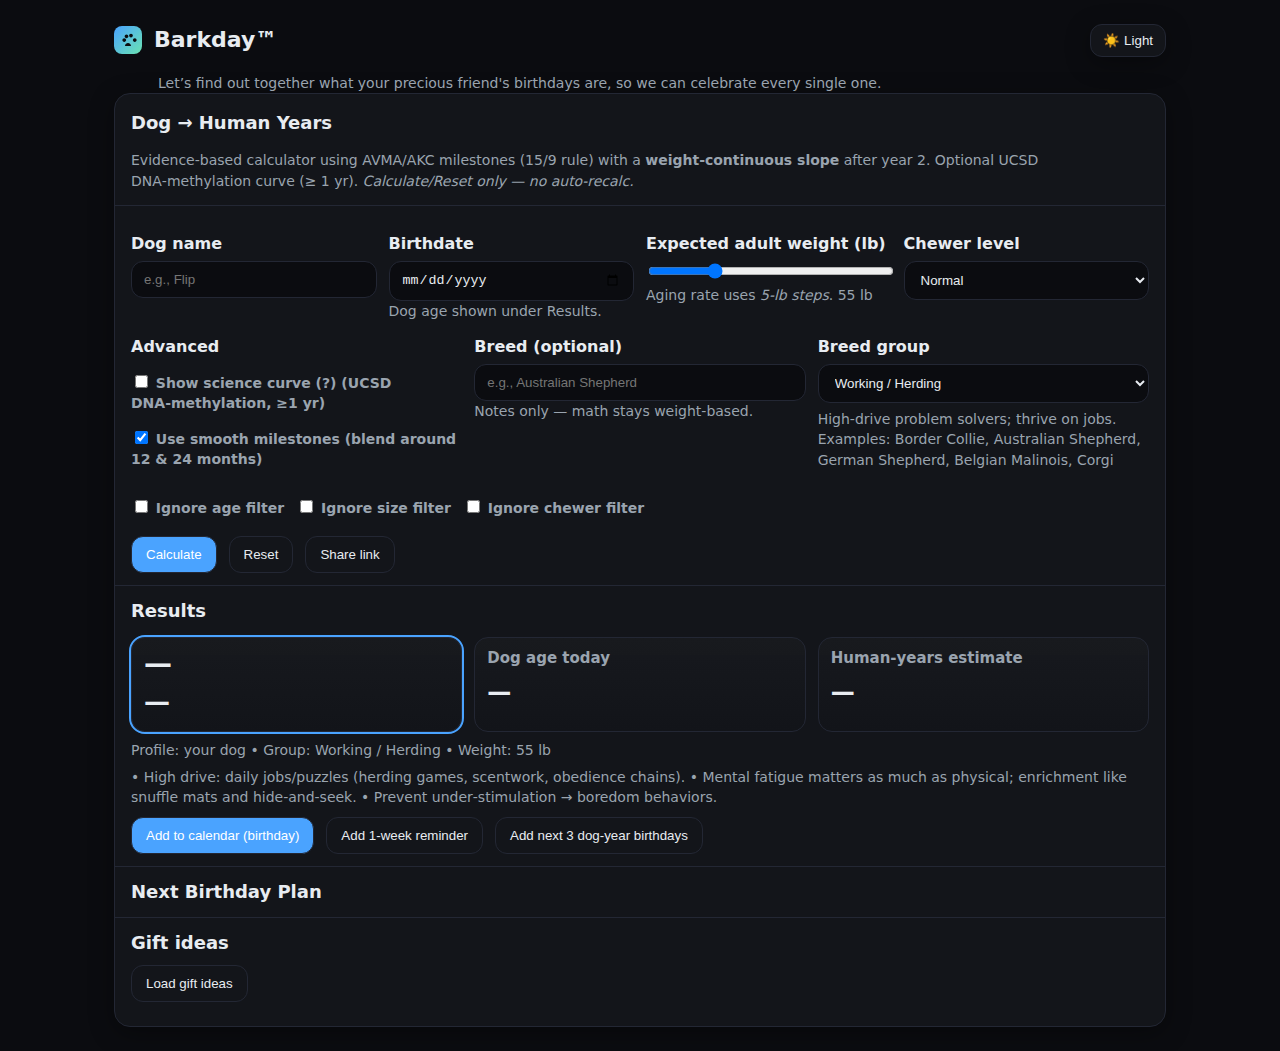
<file: index.html>
<!doctype html>
<html lang="en">
<head>
  <meta charset="utf-8" />
  <meta name="viewport" content="width=device-width, initial-scale=1" />
  <title>Barkday™ • Dog → Human Years</title>
  <style>
    :root{ --bg:#0b0c10; --card:#13151a; --text:#e8ecf1; --muted:#9aa4af; --brand:#4aa3ff; --accent:#6ae3b2; --danger:#ff6b6b; --border:#232734; --shadow:0 6px 24px rgba(0,0,0,.35); }
    :root[data-theme="light"]{ --bg:#f7f8fa; --card:#ffffff; --text:#0f172a; --muted:#475569; --brand:#2563eb; --accent:#059669; --danger:#b91c1c; --border:#e2e8f0; --shadow:0 6px 24px rgba(2,6,23,.08); }
    *{box-sizing:border-box}
    html,body{height:100%}
    body{margin:0;background:var(--bg);color:var(--text);font:16px/1.45 system-ui,-apple-system,Segoe UI,Roboto,Ubuntu,Cantarell,Noto Sans,"Helvetica Neue",Arial}
    .wrap{max-width:1100px;margin:0 auto;padding:24px}
    header{display:flex;gap:16px;align-items:flex-start;justify-content:space-between;margin-bottom:16px}
    .title{display:flex;gap:12px;align-items:center}
    .logo{width:28px;height:28px;border-radius:8px;background:linear-gradient(135deg,var(--brand),var(--accent));display:grid;place-items:center;color:#0b0c10}
    .toggle{appearance:none;border:1px solid var(--border);background:var(--card);color:var(--text);padding:8px 12px;border-radius:12px;cursor:pointer;box-shadow:var(--shadow)}
    .card{background:var(--card);border:1px solid var(--border);border-radius:16px;padding:16px;box-shadow:var(--shadow)}
    h1{font-size:22px;margin:0}
    h2{font-size:18px;margin:0 0 8px}
    label{font-weight:600;display:block;margin:14px 0 6px}
    input[type="number"], select, input[type="date"], input[type="text"]{width:100%;padding:10px 12px;border-radius:12px;border:1px solid var(--border);background:var(--bg);color:var(--text)}
    input[type="range"]{width:100%}
    .row{display:flex;gap:12px;align-items:flex-start;flex-wrap:wrap}
    .row > div{flex:1 1 240px;min-width:220px}
    .muted{color:var(--muted);font-size:14px}
    .divider{height:1px;background:var(--border);margin:12px -16px}
    .kpi{display:grid;grid-template-columns:repeat(auto-fit,minmax(240px,1fr));gap:12px;margin-top:12px}
    .pill{border:1px solid var(--border);background:linear-gradient(180deg,rgba(255,255,255,.02),rgba(0,0,0,.05));border-radius:14px;padding:10px 12px}
    .pill h3{margin:0 0 6px;font-size:15px;color:var(--muted);font-weight:600}
    .big{font-size:24px;font-weight:800}
    .pill.primary .big{font-size:26px}
    .headline{font-size:28px;font-weight:900;line-height:1.15;margin:0 0 4px}
    .btn{appearance:none;border:1px solid var(--border);background:var(--brand);color:white;padding:10px 14px;border-radius:12px;cursor:pointer}
    .btn.secondary{background:transparent;color:var(--text)}
    .cardlist{display:grid;grid-template-columns:repeat(auto-fit,minmax(220px,1fr));gap:12px}
    .gift{border:1px solid var(--border);border-radius:12px;padding:12px}
    .gift h4{margin:0 0 6px}
    .link{background:none;border:0;color:var(--brand);cursor:pointer;text-decoration:underline;padding:0}
    .hero{margin:4px 0 0 44px}
    .warn{background:rgba(255,107,107,.1);border:1px solid var(--danger);color:var(--danger);padding:8px 10px;border-radius:10px;margin:8px 0}
    .primary{outline:2px solid var(--brand);}
    /* Plan lanes */
    .plan{margin-top:12px}
    .lane{border:1px solid var(--border);border-radius:12px;padding:12px;margin:8px 0;background:linear-gradient(180deg,rgba(255,255,255,.02),rgba(0,0,0,.04))}
    .lane h4{margin:0 0 6px;font-size:15px;color:var(--muted)}
    .lane ul{margin:0;padding-left:18px}
    .lane li{margin:4px 0}
  </style>
</head>
<body>
  <div class="wrap">
    <header>
      <div class="title">
        <div class="logo" aria-hidden="true">
          <svg width="18" height="18" viewBox="0 0 24 24" fill="currentColor" xmlns="http://www.w3.org/2000/svg"><path d="M7.5 7c0-1.38 1.12-2.5 2.5-2.5S12.5 5.62 12.5 7 11.38 9.5 10 9.5 7.5 8.38 7.5 7Zm6-1c0-1.38 1.12-2.5 2.5-2.5S18.5 4.62 18.5 6 17.38 8.5 16 8.5 13.5 7.38 13.5 6Zm-9 6c0-1.38 1.12-2.5 2.5-2.5S9.5 10.62 9.5 12s-1.12 2.5-2.5 2.5S4.5 13.38 4.5 12Zm14 0c0-1.38 1.12-2.5 2.5-2.5S23.5 10.62 23.5 12s-1.12 2.5-2.5 2.5S18.5 13.38 18.5 12Zm-6.5 4c-2.21 0-4 1.79-4 4h8c0-2.21-1.79-4-4-4Z"/></svg>
        </div>
        <h1>Barkday™</h1>
      </div>
      <button id="themeToggle" class="toggle" type="button" aria-label="Toggle theme">🌙 Dark</button>
    </header>
    <p id="heroLine" class="muted hero">Let’s find out together what your precious friend’s birthdays are, so we can celebrate every single one.</p>

    <section class="card">
      <h2>Dog → Human Years</h2>
      <p class="muted">Evidence‑based calculator using AVMA/AKC milestones (15/9 rule) with a <strong>weight‑continuous slope</strong> after year 2. Optional UCSD DNA‑methylation curve (≥ 1 yr). <em>Calculate/Reset only — no auto‑recalc.</em></p>
      <div class="divider"></div>

      <div class="row">
        <div>
          <label for="dogName">Dog name</label>
          <input id="dogName" type="text" placeholder="e.g., Flip" />
        </div>
        <div>
          <label for="dob">Birthdate</label>
          <input id="dob" type="date" />
          <div class="muted">Dog age shown under Results.</div>
        </div>
        <div>
          <label for="adultWeight">Expected adult weight (lb)</label>
          <input id="adultWeight" type="range" min="5" max="200" step="5" value="55" />
          <div class="muted">Aging rate uses <em>5‑lb steps</em>. <span id="adultWeightVal">55</span> lb</div>
        </div>
        <div>
          <label for="chewer">Chewer level</label>
          <select id="chewer">
            <option>Gentle</option>
            <option selected>Normal</option>
            <option>Power</option>
          </select>
        </div>
      </div>

      <div class="row">
        <div>
          <label>Advanced</label>
          <label class="muted"><input id="showEpigenetic" type="checkbox"/> Show science curve (?) (UCSD DNA‑methylation, ≥1 yr)</label>
          <label class="muted"><input id="smoothMilestones" type="checkbox" checked/> Use smooth milestones (blend around 12 & 24 months)</label>
        </div>
        <div>
          <label for="breed">Breed (optional)</label>
          <input id="breed" type="text" placeholder="e.g., Australian Shepherd" />
          <div class="muted">Notes only — math stays weight‑based.</div>
        </div>
        <div>
          <label for="breedGroup">Breed group</label>
          <select id="breedGroup">
            <option>Working / Herding</option>
            <option>Sporting</option>
            <option>Hound</option>
            <option>Terrier</option>
            <option>Toy</option>
            <option>Non‑Sporting</option>
            <option>Guardian</option>
            <option>Companion</option>
            <option>Mixed / Other</option>
          </select>
          <div id="breedExamples" class="muted" style="margin-top:6px"></div>
        </div>
      </div>

      <div class="row" style="margin-top:8px">
        <label class="muted"><input id="ignoreAge" type="checkbox"/> Ignore age filter</label>
        <label class="muted"><input id="ignoreSize" type="checkbox"/> Ignore size filter</label>
        <label class="muted"><input id="ignoreChewer" type="checkbox"/> Ignore chewer filter</label>
      </div>

      <div class="row" style="margin-top:12px">
        <button id="calcBtn" class="btn" type="button">Calculate</button>
        <button id="resetBtn" class="btn secondary" type="button">Reset</button>
        <button id="shareBtn" class="btn secondary" type="button">Share link</button>
      </div>

      <div id="sizeWarn" class="warn" style="display:none"></div>

      <div class="divider"></div>

      <h2>Results</h2>
      <div class="kpi">
        <div class="pill primary"><div class="headline" id="nextHeadline">—</div><div class="big" id="nextBday">—</div><div class="muted" id="nextBdayDelta"></div></div>
        <div class="pill"><h3>Dog age today</h3><div class="big" id="dogAge">—</div></div>
        <div class="pill"><h3>Human‑years estimate</h3><div class="big" id="humanYears">—</div><div class="muted" id="slopeNote"></div></div>
      </div>
      <p id="profileLine" class="muted" style="margin:8px 0 0">—</p>
      <div id="breedNotes" class="muted" style="margin:6px 0 0"></div>

      <div class="row" style="margin-top:10px">
        <button id="addCalBtn" class="btn" type="button">Add to calendar (birthday)</button>
        <button id="remindBtn" class="btn secondary" type="button">Add 1‑week reminder</button>
        <button id="addYearSeries" class="btn secondary" type="button">Add next 3 dog‑year birthdays</button>
      </div>

      <div id="epi" class="muted" style="margin-top:10px"></div>

      <div class="divider"></div>

      <h2 id="nextPlanHeading">Next Birthday Plan</h2>
      <div id="nextPlan" class="plan"></div>

      <div class="divider"></div>

      <h2>Gift ideas</h2>
      <button id="loadGifts" class="btn secondary" type="button">Load gift ideas</button>
      <div id="giftMeta" class="muted" style="margin:8px 0"></div>
      <div id="gifts" class="cardlist"></div>
    </section>
  </div>

  <script>
    // THEME
    const root = document.documentElement; const toggleBtn = document.getElementById('themeToggle');
    const savedTheme = localStorage.getItem('barkday-theme') || 'dark';
    root.setAttribute('data-theme', savedTheme === 'light' ? 'light' : 'dark');
    toggleBtn.textContent = savedTheme === 'light' ? '🌙 Dark' : '☀️ Light';
    toggleBtn.addEventListener('click', () => { const now = root.getAttribute('data-theme') === 'light' ? 'dark' : 'light'; root.setAttribute('data-theme', now); localStorage.setItem('barkday-theme', now); toggleBtn.textContent = now === 'light' ? '🌙 Dark' : '☀️ Light'; });

    // CONSTANTS (hidden URLs)
    const GIFT_FEED_URL = 'https://raw.githubusercontent.com/CandidQuality/dog-birthday-feed/main/dog-gifts.json';

    // --- Breed group metadata (desc + examples)
    const GROUP_META = {
      'Working / Herding': { desc:'High-drive problem solvers; thrive on jobs.', examples:['Border Collie','Australian Shepherd','German Shepherd','Belgian Malinois','Corgi'] },
      'Sporting': { desc:'Endurance + retrieving backgrounds; water-confident.', examples:['Labrador','Golden Retriever','Vizsla','GSP','Setter'] },
      'Hound': { desc:'Scent/sight specialists; independent.', examples:['Beagle','Dachshund','Greyhound','Foxhound','Basset'] },
      'Terrier': { desc:'Tenacious hunters; love dig/chase games.', examples:['JRT','Westie','Airedale','Border Terrier'] },
      'Toy': { desc:'Small frames; fragile joints; big personalities.', examples:['Chihuahua','Pomeranian','Yorkie','Maltese','Papillon'] },
      'Non‑Sporting': { desc:'Mixed roles; needs vary widely.', examples:['Bulldog','Dalmatian','Poodle (Std)','Boston Terrier'] },
      'Guardian': { desc:'Large/giant protectors; joint management matters.', examples:['Rottweiler','Mastiff','Great Dane','Anatolian','Kuvasz'] },
      'Companion': { desc:'Human‑bonded; thrive on routines.', examples:['Cavapoo','Cockapoo','Shih Tzu','Havanese'] },
      'Mixed / Other': { desc:'Profile by observed drive & size.', examples:['Mixed-breed','Rescue','Unknown lineage'] }
    };

    // --- Breed notes (display only)
    const GROUPS = {
      'Working / Herding':['High drive: daily jobs/puzzles (herding games, scentwork, obedience chains).','Mental fatigue matters as much as physical; enrichment like snuffle mats and hide‑and‑seek.','Prevent under‑stimulation → boredom behaviors.'],
      'Sporting':['Endurance + retrieve instincts: structured fetch, dock diving, field games.','Watch weight gain; meal‑prep measured portions.'],
      'Hound':['Scent/sight tracking: long‑line scent walks, lure coursing where safe.','Strong recall training with high‑value rewards.'],
      'Terrier':['Channel hunt drive: dig boxes, flirt poles, controlled tug.'],
      'Toy':['Fragility: low‑impact play; dental care is critical.','Mind thermoregulation (cold/heat).'],
      'Non‑Sporting':['Varied needs; tailor enrichment to individual energy and health.'],
      'Guardian':['Impulse control & neutrality training.','Joint support and moderated growth for large/giant frames.'],
      'Companion':['Human‑bonded: reinforce calm independence to reduce separation stress.'],
      'Mixed / Other':['Profile by observed drive (retrieve, scent, herd) rather than labels.']
    };

    // Elements
    const el = id => document.getElementById(id);
    const els = {
      dogName: el('dogName'), dob: el('dob'), adultWeight: el('adultWeight'), adultWeightVal: el('adultWeightVal'),
      chewer: el('chewer'), showEpi: el('showEpigenetic'), smooth: el('smoothMilestones'), breed: el('breed'), breedGroup: el('breedGroup'),
      ignoreAge: el('ignoreAge'), ignoreSize: el('ignoreSize'), ignoreChewer: el('ignoreChewer'),
      calcBtn: el('calcBtn'), resetBtn: el('resetBtn'), shareBtn: el('shareBtn'), sizeWarn: el('sizeWarn'),
      nextHeadline: el('nextHeadline'), nextBday: el('nextBday'), nextBdayDelta: el('nextBdayDelta'),
      dogAge: el('dogAge'), humanYears: el('humanYears'), slopeNote: el('slopeNote'),
      addCal: el('addCalBtn'), remind: el('remindBtn'), addYearSeries: el('addYearSeries'),
      loadGifts: el('loadGifts'), giftMeta: el('giftMeta'), gifts: el('gifts'), heroLine: el('heroLine'), profileLine: el('profileLine'), breedNotes: el('breedNotes'), epi: el('epi')
    };

    // Personalized header
    function possessive(n){ if(!n) return "your precious friend's"; const t=n.trim(); if(!t) return "your precious friend's"; return /s$/i.test(t)? `${t}’` : `${t}’s`; }
    function renderHero(){ els.heroLine.textContent = `Let’s find out together what ${possessive(els.dogName.value)} birthdays are, so we can celebrate every single one.`; }
    els.dogName.addEventListener('input', renderHero); renderHero();

    // Live breed/group notes + examples
    function updateBreedNotes(){
      const name = els.dogName.value || 'your dog';
      const breedTxt = (els.breed.value||'').trim();
      const group = els.breedGroup.value;
      const lb = parseInt(els.adultWeight.value,10) || 55;
      els.profileLine.textContent = `Profile: ${name}${breedTxt ? ' — ' + breedTxt : ''} • Group: ${group} • Weight: ${lb} lb`;
      const notes = GROUPS[group]||[]; els.breedNotes.innerHTML = notes.map(n=>`• ${n}`).join(' ');
      const meta = GROUP_META[group];
      const bx = document.getElementById('breedExamples');
      if(bx){ bx.textContent = meta ? `${meta.desc} Examples: ${meta.examples.join(', ')}` : ''; }
    }
    ['input','change'].forEach(ev=>{
      els.breed.addEventListener(ev, updateBreedNotes);
      els.breedGroup.addEventListener(ev, updateBreedNotes);
      els.dogName.addEventListener(ev, updateBreedNotes);
      els.adultWeight.addEventListener(ev, updateBreedNotes);
    });
    updateBreedNotes();

    // Slider label (5‑lb steps)
    els.adultWeight.addEventListener('input', ()=> { const v = Math.round(parseInt(els.adultWeight.value,10)/5)*5; els.adultWeight.value = v; els.adultWeightVal.textContent = v; });

    // If gifts are showing, re-filter when relevant controls change
    function reloadGiftsIfShown(){ if(els.gifts && els.gifts.children && els.gifts.children.length>0){ loadGifts(); } }
    ['change'].forEach(ev=>{
      els.adultWeight.addEventListener(ev, reloadGiftsIfShown);
      els.chewer.addEventListener(ev, reloadGiftsIfShown);
      els.ignoreAge.addEventListener(ev, reloadGiftsIfShown);
      els.ignoreSize.addEventListener(ev, reloadGiftsIfShown);
      els.ignoreChewer.addEventListener(ev, reloadGiftsIfShown);
    });

    // Helpers
    function daysBetween(a,b){ return Math.floor((b - a) / (24*60*60*1000)); }
    function clamp(n,min,max){ return Math.min(Math.max(n,min),max); }

    // Weight‑continuous slope 5→7 (soft 7.2 at 200 lb)
    function slopeFromWeight(lb){ const w = clamp(lb, 5, 200); if(w <= 20) return 5; if(w <= 50) return 5 + (w-20)*(1/30); if(w <= 90) return 6 + (w-50)*(1/40); return 7 + (w-90)*(0.2/110); }
    function smoothBlend(x, center, width){ const t = clamp((x - (center - width/2)) / width, 0, 1); return t*t*(3 - 2*t); }
    function humanEqYears(tYears, lb, useSmooth){ const R = slopeFromWeight(lb); if(!useSmooth){ if(tYears <= 1) return 15*tYears; if(tYears <= 2) return 15 + 9*(tYears-1); return 24 + R*(tYears-2); } const f1 = smoothBlend(tYears, 1, 0.25); const slope12 = 15 + f1*(9-15); if(tYears <= 2){ const part0 = Math.min(tYears,1)*15; const part1 = tYears>1 ? (tYears-1)*slope12 : 0; return part0 + part1; } const f2 = smoothBlend(tYears, 2, 0.5); const slopePost = 9 + f2*(R-9); const upTo2 = humanEqYears(2, lb, true); return upTo2 + (tYears-2)*slopePost; }
    function nextDogYearDate(dob, currentHumanEq, lb, useSmooth){ // next integer of DOG‑YEARS (human‑equivalent scale); 15 dog‑birthdays in first calendar year
      const target = Math.floor(currentHumanEq) + 1; const now = new Date(); const yearsNow = daysBetween(dob, now) / 365.2425; let lo = yearsNow, hi = yearsNow + 5; for(let i=0;i<40;i++){ const mid=(lo+hi)/2; const h=humanEqYears(mid, lb, useSmooth); if(h>=target) hi=mid; else lo=mid; } const t=(lo+hi)/2; return new Date(dob.getTime() + t*365.2425*24*60*60*1000); }

    // Confetti (multi‑color)
    function confetti(durationMs=1700){
      const canvas = document.createElement('canvas'); canvas.style.position='fixed'; canvas.style.inset='0'; canvas.style.pointerEvents='none'; canvas.width=innerWidth; canvas.height=innerHeight; document.body.appendChild(canvas);
      const ctx = canvas.getContext('2d'); const colors=['#4aa3ff','#6ae3b2','#ffd166','#ff6b6b','#a78bfa']; const N=160;
      const parts = Array.from({length:N},()=>({x:Math.random()*canvas.width,y:-20-Math.random()*40,vx:(Math.random()-.5)*4,vy:2+Math.random()*3,g:0.05+Math.random()*0.05,s:4+Math.random()*4,c:colors[Math.floor(Math.random()*colors.length)],r:Math.random()*Math.PI}));
      let start=null; function tick(ts){ if(!start) start=ts; const t=ts-start; ctx.clearRect(0,0,canvas.width,canvas.height); for(const p of parts){ p.x+=p.vx; p.y+=p.vy; p.vy+=p.g; p.r+=0.05; ctx.save(); ctx.translate(p.x,p.y); ctx.rotate(p.r); ctx.fillStyle=p.c; ctx.fillRect(-p.s/2,-p.s/2,p.s,p.s); ctx.restore(); } if(t<durationMs) requestAnimationFrame(tick); else canvas.remove(); } requestAnimationFrame(tick);
    }

    // ICS helpers
    function fmtUTC(d){ const pad=n=>String(n).padStart(2,'0'); return d.getUTCFullYear()+pad(d.getUTCMonth()+1)+pad(d.getUTCDate())+'T'+pad(d.getUTCHours())+pad(d.getUTCMinutes())+pad(d.getUTCSeconds())+'Z'; }
    function icsEvent(summary, start, end){ return `BEGIN:VCALENDAR\nVERSION:2.0\nPRODID:-//Barkday//EN\nBEGIN:VEVENT\nUID:${Date.now()}@barkday\nDTSTAMP:${fmtUTC(new Date())}\nDTSTART:${fmtUTC(start)}\nDTEND:${fmtUTC(end)}\nSUMMARY:${summary}\nEND:VEVENT\nEND:VCALENDAR`; }
    function downloadICS(name, ics){ const blob=new Blob([ics],{type:'text/calendar'}); const a=document.createElement('a'); a.href=URL.createObjectURL(blob); a.download=name; document.body.appendChild(a); a.click(); a.remove(); }

    // Gift loader (URL hidden)
    async function loadGifts(){
      els.gifts.innerHTML=''; els.giftMeta.textContent='Loading…';
      try{ const res = await fetch(GIFT_FEED_URL,{cache:'no-store'}); const items = await res.json(); const lb=parseInt(els.adultWeight.value,10);
        const bucket = lb<20?'toy':lb<30?'small':lb<50?'medium':lb<90?'large':'giant'; const h = parseFloat(els.humanYears.textContent);
        const filtered = items.filter(it=>{
          let ok=true; if(!els.ignoreChewer.checked && it.chewer){ ok = ok && (it.chewer.toLowerCase()===els.chewer.value.toLowerCase() || it.chewer==='any'); }
          if(!els.ignoreSize.checked && it.size){ ok = ok && (it.size.includes(bucket)||it.size.includes('any')); }
          if(!isNaN(h) && !els.ignoreAge.checked){ if(it.minHumanYears!=null) ok = ok && h>=it.minHumanYears; if(it.maxHumanYears!=null) ok = ok && h<=it.maxHumanYears; }
          return ok; }).slice(0,9);
        els.giftMeta.textContent = `Showing ${filtered.length} picks`;
        els.gifts.innerHTML = filtered.map(it=>`<div class="gift"><h4>${it.title}</h4><div class="muted">${it.tag||''}</div><div style="margin-top:8px"><a class="link" href="${it.url}" target="_blank" rel="noopener">View</a></div></div>`).join('');
      }catch(e){ els.giftMeta.textContent='Could not load gift ideas.'; }
    }

    // ===================== Embedded Recommendation Matrix (DOG‑YEARS)
    // Schema: { group: { dogYear:int -> { lanes:{training:[],health:[],nutrition:[],exercise:[],bonding:[],gear:[]} } } }
    const RECO = {
      "Working / Herding": {
        1:{ lanes:{
          training:["Solidify recall on a 30–50 ft line","Add impulse control: door/food releases","Introduce scent puzzles twice weekly"],
          health:["Finish core vaccines / boosters if pending","Discuss spay/neuter timing with vet","Baseline hip/elbow discussion for large lines"],
          nutrition:["Transition to adult formula when growth complete","Measure meals; target ideal BCS 4–5/9"],
          exercise:["2 x 30–45 min structured walks","Short herding-style games without over-arousal"],
          bonding:["Hide‑and‑seek indoors","Name recognition games with family"],
          gear:["Long‑line (biothane)","Treat pouch with magnet closure"] } },
        2:{ lanes:{
          training:["Loose leash with distractions (add ‘leave it’)","Start duration place/stay to 10–15 min"],
          health:["Annual exam & dental check","Hip/elbow X‑ray if symptomatic/high‑risk"],
          nutrition:["Maintain protein 24–28% (dry matter) depending on output","Add omega‑3s if coat/dry skin issues"],
          exercise:["Daily brain work: 15–20 min scentwork","Two high‑quality fetch sessions/week, flat ground"],
          bonding:["Trick chaining (spin→bow→place)","Field trips to calm public spaces"],
          gear:["Puzzle feeder (level 2)","High‑visibility collar for off‑lead fields"] } },
        4:{ lanes:{
          training:["Proof off‑lead recall in fenced area","Refine heel with variable pace"],
          health:["Pro dental cleaning if tartar present","Joint baseline: range‑of‑motion notes"],
          nutrition:["Evaluate joint support (glucosamine/chondroitin) for >50 lb"],
          exercise:["Add low‑impact swim day biweekly","Avoid repetitive high jumps"],
          bonding:["Team task: carry soft pack (≤10% BW) on hikes"],
          gear:["Swim vest (if new to water)","Soft‑fit pack with chest load"] } },
        7:{ lanes:{
          training:["Short, positive refreshers; avoid frustration windows"],
          health:["Senior labs baseline (CBC/Chem/UA)","Arthritis check; start joint plan if stiff"],
          nutrition:["Slight calorie reduction if activity dips","EPA/DHA for joints & cognition"],
          exercise:["More warm‑ups; surface changes for proprioception"],
          bonding:["Scent trails in yard (5–8 hides)"],
          gear:["Orthopedic bed","Non‑slip indoor runners"] } },
        10:{ lanes:{
          training:["Cognitive games over high‑impact drills"],
          health:["Biannual vet checks","Eye/heart screening if breed‑linked"],
          nutrition:["Senior formula or tailored macros; monitor muscle mass"],
          exercise:["Short, frequent walks; gentle hill work"],
          bonding:["Massage / calm brushing routines"],
          gear:["Lightweight ramp","Support harness for car/steps"] } }
      },
      "Sporting": {
        1:{ lanes:{ training:["Retrieve manners: hold/drop on cue","Intro steadiness before fetch release"], health:["Heartworm/flea plan","Ear care routine after wet work"], nutrition:["Puppy→adult when plates close"], exercise:["Endurance walks; avoid forced long runs"], bonding:["Dock entry confidence (ramp into water)"], gear:["Bumper dummy","Ear‑drying wipes"] } },
        5:{ lanes:{ training:["Blind retrieves (short) with scent assist"], health:["Dental cleaning cadence 12–18 mo"], nutrition:["Monitor treat creep; weigh monthly"], exercise:["Swim intervals vs repetitive fetch"], bonding:["Field search games (3–5 marks)"], gear:["Neoprene vest for cold swims"] } }
      },
      "Toy": {
        1:{ lanes:{ training:["Handling desensitization (paws/ears/mouth)","Carrier/teacup‑crate comfort"], health:["Patella check plan","Dental brushing every other day"], nutrition:["Small‑breed kibble; avoid hypoglycemia (small meals)"], exercise:["Short play bursts; avoid high jumps"], bonding:["Mat training for cafes"], gear:["Y‑front harness","Soft‑mesh stairs/ramps"] } },
        8:{ lanes:{ training:["Nosework indoors; no jumping"], health:["Dental every 12 months typical","Tracheal sensitivity watch (collar→harness)"], nutrition:["High‑palatability senior diet if picky"], exercise:["Multiple 10–15 min walks"], bonding:["Lickmats; massage sessions"], gear:["Heated bed (thermo‑safe)"] } }
      }
    };

    function planFor(group, dogYears){
      const g = RECO[group] || RECO['Mixed / Other'] || {};
      if(g[dogYears]) return g[dogYears];
      const keys = Object.keys(g).map(k=>parseInt(k,10)).sort((a,b)=>a-b);
      if(!keys.length) return null; let lower=null, upper=null; for(const k of keys){ if(k <= dogYears) lower=k; if(k >= dogYears && upper===null) upper=k; }
      const chosen = (lower!==null)? lower : upper; return g[chosen]||null;
    }

    function renderPlan(group, upcomingDogYears){
      const container = document.getElementById('nextPlan'); if(!container) return;
      container.innerHTML = '';
      const heading = document.getElementById('nextPlanHeading');
      if(heading){ heading.textContent = `Next Birthday Plan — turning ${upcomingDogYears} (dog‑years)`; }
      const p = planFor(group, upcomingDogYears);
      if(!p){ container.innerHTML = '<div class="muted">Recommendations coming soon for this group.</div>'; return; }
      const order = [ ['training','Training & Enrichment'], ['health','Health & Wellness'], ['nutrition','Diet & Nutrition'], ['exercise','Exercise Needs'], ['bonding','Play & Bonding Ideas'], ['gear','Helpful Gear (optional)'] ];
      for(const [key,label] of order){
        const items = (p.lanes && p.lanes[key]) ? p.lanes[key] : [];
        if(!items.length) continue;
        const lane = document.createElement('div'); lane.className = 'lane';
        lane.innerHTML = `<h4>${label}</h4>`;
        const ul = document.createElement('ul'); items.forEach(t=>{ const li=document.createElement('li'); li.textContent=t; ul.appendChild(li); });
        lane.appendChild(ul); container.appendChild(lane);
      }
    }

    // CALCULATE
    const updateWeightLabel = ()=> els.adultWeightVal.textContent = els.adultWeight.value; updateWeightLabel();

    function compute(){
      const dobStr = els.dob.value; if(!dobStr){ alert('Please select a birthdate.'); return; }
      const dob = new Date(dobStr); const now = new Date(); if(isNaN(dob.getTime()) || dob>now){ alert('Birthdate is invalid.'); return; }
      const lb = parseInt(els.adultWeight.value,10);

      // Age now (chronological)
      const days = daysBetween(dob, now); const years = days/365.2425; const yrs=Math.floor(years); const months=Math.floor((years%1)*12);
      els.dogAge.textContent = `${yrs}y ${months}m`;

      // Human‑equivalent DOG‑YEARS
      const H = humanEqYears(years, lb, els.smooth.checked); els.humanYears.textContent = H.toFixed(2); const R = slopeFromWeight(lb); els.slopeNote.textContent = `R≈${R.toFixed(2)} (weight‑continuous)`;

      // Next dog‑year birthday (DOG‑YEARS integer)
      const name = els.dogName.value || 'your dog';
      const upcoming = Math.floor(H)+1; // 15 dog‑birthdays within first calendar year is intended by the 15/9 rule
      els.nextHeadline.textContent = `${name} is about to be ${upcoming} years old!`;
      const nbd = nextDogYearDate(dob, H, lb, els.smooth.checked); els.nextBday.textContent = nbd.toDateString(); const daysTo = daysBetween(now, nbd); els.nextBdayDelta.textContent = daysTo>0? `${daysTo} days from now` : '';

      // Profile & notes
      const breedTxt=(els.breed.value||'').trim(); const group=els.breedGroup.value; els.profileLine.textContent = `Profile: ${name}${breedTxt ? ' — ' + breedTxt : ''} • Group: ${group} • Weight: ${lb} lb`;
      const notes = GROUPS[group]||[]; els.breedNotes.innerHTML = notes.map(n=>`• ${n}`).join(' ');

      // Gentle mismatch warning
      let warn=''; if(group.includes('Toy') && lb>30) warn='Breed group "Toy" but weight > 30 lb. Math stays weight‑based.'; if((group.includes('Guardian')||group.includes('Working')) && lb<20) warn='Breed group suggests large/giant, but weight < 20 lb. Math stays weight‑based.'; els.sizeWarn.style.display = warn? 'block':'none'; els.sizeWarn.textContent = warn;

      // Gift meta
      els.giftMeta.textContent = `Gift picks for ${name} — by weight ${lb} lb${breedTxt ? ', ' + breedTxt : ''}`;

      // Celebrate + Plan
      els.nextBday.scrollIntoView({behavior:'smooth', block:'center'}); confetti();
      renderPlan(group, upcoming); // feed DOG‑YEARS integer

      // Keep gifts in sync if already loaded
      if(els.gifts.children.length) loadGifts();
    }

    // EVENTS
    els.calcBtn.addEventListener('click', compute);
    els.resetBtn.addEventListener('click', ()=>{ els.dogName.value=''; els.dob.value=''; els.adultWeight.value=55; updateWeightLabel(); els.chewer.value='Normal'; els.showEpi.checked=false; els.smooth.checked=true; els.breed.value=''; els.breedGroup.value='Working / Herding'; els.ignoreAge.checked=els.ignoreSize.checked=els.ignoreChewer.checked=false; els.nextHeadline.textContent='—'; els.nextBday.textContent='—'; els.nextBdayDelta.textContent=''; els.dogAge.textContent='—'; els.humanYears.textContent='—'; els.slopeNote.textContent=''; els.epi.textContent=''; els.gifts.innerHTML=''; els.giftMeta.textContent=''; els.sizeWarn.style.display='none'; document.getElementById('nextPlan').innerHTML=''; document.getElementById('nextPlanHeading').textContent='Next Birthday Plan'; renderHero(); updateBreedNotes(); });
    els.shareBtn.addEventListener('click', ()=>{ const p=new URLSearchParams({ n:els.dogName.value||'', d:els.dob.value||'', w:els.adultWeight.value, c:els.chewer.value, g:els.breedGroup.value, r:els.breed.value||'', s:els.smooth.checked?1:0, e:els.showEpi.checked?1:0 }); const url=location.origin+location.pathname+'?'+p.toString(); navigator.clipboard.writeText(url).then(()=>alert('Shareable link copied.')).catch(()=>alert(url)); });

    // ICS buttons
    els.addCal.addEventListener('click', ()=>{ if(!els.nextBday.textContent || els.nextBday.textContent==='—'){ alert('Calculate first.'); return; } const start=new Date(els.nextBday.textContent); const end=new Date(start.getTime()+60*60*1000); const name=els.dogName.value||'Your dog'; downloadICS('barkday.ics', icsEvent(`${name} — Next Dog‑Year Birthday`, start, end)); });
    els.remind.addEventListener('click', ()=> alert('Reminder integration placeholder: add 1‑week reminder.'));
    els.addYearSeries.addEventListener('click', ()=>{ if(!els.dob.value){ alert('Calculate first.'); return; } const name=els.dogName.value||'Your dog'; const dob=new Date(els.dob.value); const lb=parseInt(els.adultWeight.value,10); const now=new Date(); const years=daysBetween(dob, now)/365.2425; const H=humanEqYears(years, lb, els.smooth.checked); let cur=nextDogYearDate(dob, H, lb, els.smooth.checked); let dogYears=Math.floor(H)+1; let ics='BEGIN:VCALENDAR\nVERSION:2.0\nPRODID:-//Barkday//EN\n'; for(let i=0;i<3;i++){ const start=cur; const end=new Date(start.getTime()+60*60*1000); ics+=`BEGIN:VEVENT\nUID:${Date.now()+Math.random()}@barkday\nDTSTAMP:${fmtUTC(new Date())}\nDTSTART:${fmtUTC(start)}\nDTEND:${fmtUTC(end)}\nSUMMARY:${name} — Dog‑Year ${dogYears}\nEND:VEVENT\n`; dogYears++; cur=nextDogYearDate(dob, dogYears-1, lb, els.smooth.checked); } ics+='END:VCALENDAR'; downloadICS('barkday_series.ics', ics); });

    // Gift loader
    els.loadGifts.addEventListener('click', loadGifts);

    // QS hydrate (no auto compute)
    (function initFromQS(){ const q=new URLSearchParams(location.search); if(q.size){ els.dogName.value=q.get('n')||''; els.dob.value=q.get('d')||''; els.adultWeight.value=q.get('w')||55; els.adultWeightVal.textContent=els.adultWeight.value; els.chewer.value=q.get('c')||'Normal'; els.breedGroup.value=q.get('g')||'Working / Herding'; els.breed.value=q.get('r')||''; els.smooth.checked=q.get('s')==='1'; els.showEpi.checked=q.get('e')==='1'; renderHero(); updateBreedNotes(); } })();
  </script>
</body>
</html>
</file>
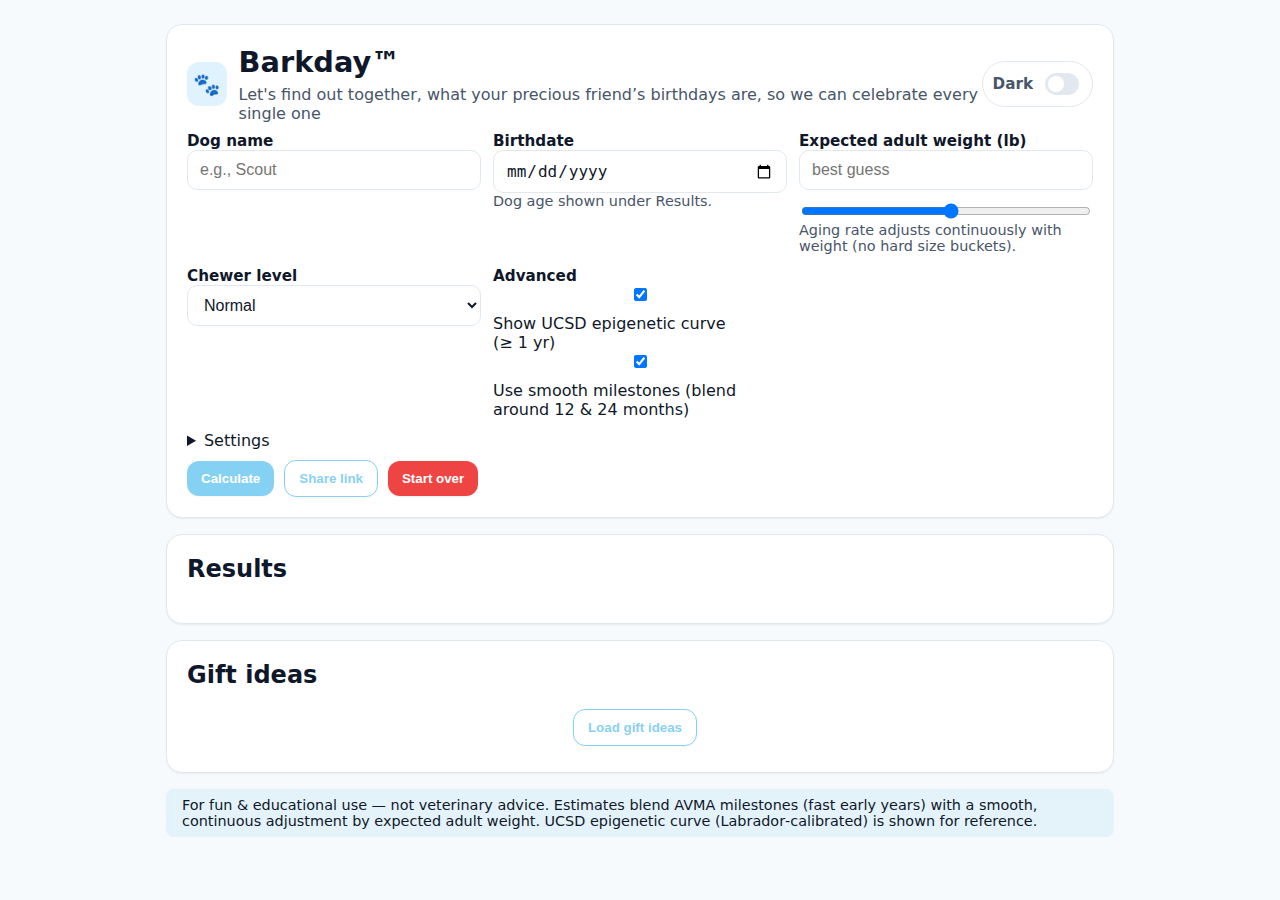
<file: barkday_v25.html>
<!DOCTYPE html>
<html lang="en">
<head>
  <meta charset="utf-8" />
  <meta name="viewport" content="width=device-width, initial-scale=1" />
  <title>Barkday™ — Celebrate Every Moment</title>
  <style>
    :root {
      --bg: #f7fafc; --card: #ffffff; --fg: #0f172a; --muted: #475569; --border: #e2e8f0;
      --accent: #0ea5e9; --accent-ink: #ffffff; --badge-bg: #e0f2fe; --badge-ink: #0369a1;
      --hero-bg-top: #eff6ff; --hero-bg-bot: #e0f2fe; --shadow: 0 1px 2px rgba(0,0,0,.06);
      --confetti1:#60a5fa; --confetti2:#f472b6; --confetti3:#34d399; --confetti4:#fbbf24; --confetti5:#a78bfa;
      --warn:#ef4444;
    }
    .theme-dark {
      --bg: #0b1220; --card: #0f172a; --fg: #e5e7eb; --muted: #94a3b8; --border: #172036;
      --accent: #38bdf8; --accent-ink: #00131f; --badge-bg: #082f49; --badge-ink: #7dd3fc;
      --hero-bg-top: #0b1b2c; --hero-bg-bot: #08263c; --shadow: 0 1px 2px rgba(0,0,0,.5);
      --confetti1:#60a5fa; --confetti2:#fb7185; --confetti3:#22d3ee; --confetti4:#f59e0b; --confetti5:#a78bfa;
    }
    *{box-sizing:border-box}
    body{font-family:system-ui,-apple-system,Segoe UI,Roboto,Inter,Arial,sans-serif;background:var(--bg);color:var(--fg);margin:0}
    .wrap{max-width:980px;margin:24px auto;padding:0 16px}
    .card{background:var(--card);border:1px solid var(--border);border-radius:16px;padding:20px;box-shadow:var(--shadow)}
    .hero{display:flex;align-items:center;justify-content:space-between;margin-bottom:8px}
    .brand{display:flex;gap:12px;align-items:center}
    .logo{width:44px;height:44px;border-radius:12px;background:var(--badge-bg);display:flex;align-items:center;justify-content:center;font-size:22px}
    h1{font-size:1.8rem;margin:0}
    .subtitle{margin:6px 0 0;color:var(--muted)}
    .grid{display:grid;grid-template-columns:1fr;gap:12px}
    @media(min-width:880px){ .grid{grid-template-columns: repeat(3, 1fr);} }
    label{font-weight:600;font-size:.95rem}
    input,select{width:100%;padding:10px 12px;border:1px solid var(--border);border-radius:10px;font-size:1rem;background:var(--card);color:var(--fg)}
    input[type=range]{padding:0}
    select option{background:var(--card); color:var(--fg);}
    .row{display:flex;gap:10px;align-items:center;flex-wrap:wrap}
    .btn{background:var(--accent);color:var(--accent-ink);border:0;padding:10px 14px;border-radius:12px;cursor:pointer;font-weight:700;box-shadow:var(--shadow)}
    .btn[disabled]{opacity:.5;cursor:not-allowed}
    .btn.secondary{background:transparent;color:var(--accent);border:1px solid var(--accent)}
    .btn.warn{background:var(--warn);color:#fff}
    .note{font-size:.9rem;color:var(--muted)}
    .hint{color:var(--warn);font-size:.85rem;margin-top:4px}
    .out{display:grid;gap:12px}
    .error{background:#fee2e2;color:#7f1d1d;border:1px solid #fecaca;padding:10px 12px;border-radius:10px;margin-top:10px}
    .warn-text{color:var(--warn)}
    .result-hero{position:relative;border:1px solid var(--border);border-radius:16px;padding:26px 18px;background:linear-gradient(180deg,var(--hero-bg-top),var(--hero-bg-bot));overflow:hidden}
    .confetti{position:absolute;inset:-60px -60px -60px -60px;pointer-events:none;opacity:.6}
    .confetti .layer{position:absolute;inset:0;background-repeat:repeat;background-size:200px 200px;animation:drift linear infinite}
    .confetti .l1{background-image:
        radial-gradient(circle 3px at 10% 30%, var(--confetti1) 99%, transparent 0),
        radial-gradient(circle 2px at 20% 60%, var(--confetti2) 99%, transparent 0),
        radial-gradient(circle 2.5px at 35% 25%, var(--confetti3) 99%, transparent 0),
        radial-gradient(circle 3px at 50% 50%, var(--confetti4) 99%, transparent 0),
        radial-gradient(circle 2px at 65% 20%, var(--confetti5) 99%, transparent 0);
      animation-duration: 9s; opacity:.7;
    }
    .confetti .l2{background-image:
        radial-gradient(circle 2px at 80% 55%, var(--confetti2) 99%, transparent 0),
        radial-gradient(circle 2.5px at 90% 35%, var(--confetti3) 99%, transparent 0),
        radial-gradient(circle 2px at 15% 75%, var(--confetti4) 99%, transparent 0),
        radial-gradient(circle 3px at 55% 80%, var(--confetti1) 99%, transparent 0);
      animation-duration: 14s; opacity:.5;
    }
    @keyframes drift { from{ transform:translateY(-60px) } to{ transform:translateY(60px) } }
    .hero-line{font-size:1.35rem;font-weight:800;text-align:center;letter-spacing:.2px;position:relative}
    .cta-bar{display:flex;gap:10px;justify-content:center;flex-wrap:wrap;margin-top:12px;position:relative}
    .kpi{display:flex;justify-content:space-between;align-items:center;padding:12px 14px;border:1px solid var(--border);border-radius:12px}
    .kpi b{font-size:1.1rem}
    .disclaimer{font-size:.9rem;padding:8px 12px;border-left:4px solid var(--badge-bg);background:rgba(14,165,233,.08);border-radius:8px}
    .toggle{display:inline-flex;align-items:center;gap:8px;border:1px solid var(--border);padding:8px 10px;border-radius:999px;cursor:pointer;color:var(--muted);user-select:none}
    .toggle input{appearance:none;width:34px;height:20px;background:var(--border);border-radius:999px;position:relative;outline:none}
    .toggle input:after{content:"";position:absolute;left:2px;top:2px;width:16px;height:16px;background:var(--card);border-radius:50%;transition:left .18s}
    .toggle input:checked{background:var(--accent)}
    .toggle input:checked:after{left:16px}
  </style>
</head>
<body>
  <div class="wrap">
    <div class="card">
      <div class="hero">
        <div class="brand">
          <div class="logo" aria-hidden="true">🐾</div>
          <div>
            <h1>Barkday™</h1>
            <p id="subtitle" class="subtitle">Let's find out together, what your precious friend’s birthdays are, so we can celebrate every single one</p>
          </div>
        </div>
        <label class="toggle" title="Dark mode">
          <span>Dark</span>
          <input id="themeToggle" type="checkbox" />
        </label>
      </div>

      <div class="grid">
        <div>
          <label for="dogname">Dog name</label>
          <input id="dogname" type="text" placeholder="e.g., Scout" />
        </div>
        <div>
          <label for="dob">Birthdate</label>
          <input id="dob" type="date" />
          <div class="note">Dog age shown under Results.</div>
          <div id="dobHint" class="hint" style="display:none">Please enter a birthdate.</div>
        </div>
        <div>
          <label for="weightNum">Expected adult weight (lb)</label>
          <div class="row">
            <input id="weightNum" type="number" min="5" max="200" step="1" placeholder="best guess" />
            <input id="weight" type="range" min="5" max="140" step="5" />
          </div>
          <div class="note">Aging rate adjusts continuously with weight (no hard size buckets).</div>
          <div id="weightHint" class="hint" style="display:none">Please enter a best‑guess weight (≥ 5 lb).</div>
        </div>
        <div>
          <label for="chew">Chewer level</label>
          <select id="chew">
            <option value="normal">Normal</option>
            <option value="strong">Strong chewer</option>
            <option value="super">Super chewer</option>
          </select>
        </div>
        <div>
          <label>Advanced</label>
          <div class="row"><input id="epi" type="checkbox" checked/> <span>Show UCSD epigenetic curve (≥ 1 yr)</span></div>
          <div class="row"><input id="smooth" type="checkbox" checked/> <span>Use smooth milestones (blend around 12 & 24 months)</span></div>
        </div>
        <div style="grid-column:1 / -1">
          <details>
            <summary>Settings</summary>
            <div style="margin-top:8px">
              <label for="giftfeed">Gift ideas feed URL (JSON)</label>
              <input id="giftfeed" type="url" value="https://raw.githubusercontent.com/CandidQuality/dog-birthday-feed/main/dog-gifts.json" />
              <div class="note">You can swap to your GitHub Pages URL later.</div>
              <div class="row" style="margin-top:6px">
                <label><input type="checkbox" id="ignoreAge"> Ignore age filter</label>
                <label><input type="checkbox" id="ignoreSize"> Ignore size filter</label>
                <label><input type="checkbox" id="ignoreChew"> Ignore chewer filter</label>
              </div>
            </div>
          </details>
        </div>
      </div>
      <div class="row" style="margin-top:10px">
        <button class="btn" id="calc" disabled>Calculate</button>
        <button class="btn secondary" id="share" disabled>Share link</button>
        <button class="btn warn" id="reset">Start over</button>
        <span id="shareOk" class="pill" style="display:none">Link copied</span>
      </div>
      <div id="err" class="error" style="display:none"></div>
    </div>

    <div class="card" style="margin-top:16px">
      <h2 style="margin-top:0">Results</h2>
      <div class="out" id="results" aria-live="polite"></div>
    </div>

    <div class="card" style="margin-top:16px">
      <h2 style="margin-top:0">Gift ideas</h2>
      <div id="giftHeading" class="subtle" style="margin-bottom:6px"></div>
      <div class="cta-bar">
        <button class="btn secondary" id="loadGifts" disabled>Load gift ideas</button>
        <span class="note" id="giftStatus"></span>
      </div>
      <div id="giftDiag" class="note" style="margin-top:6px"></div>
      <div id="gifts" class="gift-grid"></div>
    </div>

    <div class="footer" style="margin-top:16px">
      <div class="disclaimer">For fun & educational use — not veterinary advice. Estimates blend AVMA milestones (fast early years) with a smooth, continuous adjustment by expected adult weight. UCSD epigenetic curve (Labrador‑calibrated) is shown for reference.</div>
    </div>
  </div>

<script>
(function boot(){
  const errBox = document.getElementById('err');
  try{
    (function(){
      const qs = s=>document.querySelector(s);
      const subtitle = qs('#subtitle');
      const dob = qs('#dob');
      const dogname = qs('#dogname');
      const weight = qs('#weight');
      const weightNum = qs('#weightNum');
      const chew = qs('#chew');
      const epi = qs('#epi');
      const smooth = qs('#smooth');
      const giftfeed = qs('#giftfeed');
      const out = qs('#results');
      const btn = qs('#calc');
      const share = qs('#share');
      const reset = qs('#reset');
      const shareOk = qs('#shareOk');
      const giftsDiv = qs('#gifts');
      const giftStatus = qs('#giftStatus');
      const giftDiag = qs('#giftDiag');
      const giftHeading = qs('#giftHeading');
      const loadGiftsBtn = qs('#loadGifts');
      const ignoreAge = qs('#ignoreAge');
      const ignoreSize = qs('#ignoreSize');
      const ignoreChew = qs('#ignoreChew');
      const themeToggle = qs('#themeToggle');
      const dobHint = qs('#dobHint');
      const weightHint = qs('#weightHint');
      let hintsActive = false;
      function showHint(el, show, msg){
        if(!el) return;
        if(typeof msg === 'string') el.textContent = msg;
        el.style.display = show ? 'block' : 'none';
      }


      // Theme
      const prefersDark = matchMedia('(prefers-color-scheme: dark)').matches;
      const saved = localStorage.getItem('barkday_theme');
      const startDark = saved ? saved==='dark' : prefersDark;
      document.body.classList.toggle('theme-dark', startDark);
      themeToggle.checked = startDark;
      themeToggle.addEventListener('change', ()=>{
        const dark = themeToggle.checked;
        document.body.classList.toggle('theme-dark', dark);
        localStorage.setItem('barkday_theme', dark ? 'dark' : 'light');
      });

      // Utils
      function sanitizeFile(s){ return (s||'barkday').toLowerCase().replace(/[^a-z0-9]+/g,'_').replace(/^_+|_+$/g,''); }
      function ordinal(n){ const s=["th","st","nd","rd"], v=n%100; return n+(s[(v-20)%10]||s[v]||s[0]); }
      function yearsBetween(a,b){ return (b - a) / (1000*60*60*24*365.2425); }
      function fmt(n, d=2){ return Number.isFinite(n) ? n.toFixed(d) : '—'; }
      function toParts(years){ if(!Number.isFinite(years) || years < 0) return {y:0,m:0,d:0}; const days = years*365.2425; const y = Math.floor(years); const m = Math.floor((days - y*365.2425)/30.4369); const d = Math.max(0, Math.round(days - y*365.2425 - m*30.4369)); return {y,m,d}; }
      function toICSDate(dt){ const y = dt.getFullYear(); const m = String(dt.getMonth()+1).padStart(2,'0'); const d = String(dt.getDate()).padStart(2,'0'); return `${y}${m}${d}`; }

      // Weight→slope
      const R_ANCHORS = [[5,4.8],[20,5.0],[50,5.5],[90,6.2],[140,7.2]];
      function slopeR_weight(lbs){
        if(!Number.isFinite(lbs)) return 5.5;
        if(lbs <= R_ANCHORS[0][0]) return R_ANCHORS[0][1];
        for(let i=1;i<R_ANCHORS.length;i++){
          const [x0,y0] = R_ANCHORS[i-1]; const [x1,y1] = R_ANCHORS[i];
          if(lbs <= x1){ const t=(lbs-x0)/(x1-x0); return y0 + t*(y1-y0); }
        }
        const [xa,ya] = R_ANCHORS[R_ANCHORS.length-2];
        const [xb,yb] = R_ANCHORS[R_ANCHORS.length-1];
        const t=(lbs-xa)/(xb-xa); return ya + t*(yb-ya);
      }

      // Smoothstep
      function smoothstep(a,b,x){ const t = Math.min(1, Math.max(0, (x-a)/(b-a))); return t*t*(3-2*t); }

      // Models
      function humanYearsPiecewise(D, R){
        if(D <= 0) return 0;
        if(D <= 1) return 15 * D;
        if(D <= 2) return 15 + 9*(D-1);
        return 24 + R*(D-2);
      }
      function humanYearsSmooth(D, R){
        if(D <= 0) return 0;
        const w = 0.1667; const s1=15, s2=9, s3=R;
        const step = Math.min(1/365, D/800);
        let u=0, H=0;
        while(u < D - 1e-9){
          const next = Math.min(D, u+step);
          const t12 = smoothstep(1-w,1+w,u);
          const t23 = smoothstep(2-w,2+w,u);
          const slope = (1-t12)*s1 + t12*((1-t23)*s2 + t23*s3);
          H += slope * (next-u);
          u = next;
        }
        return H;
      }
      function epiYears(D){ if(D < 1) return NaN; return 16 * Math.log(D) + 31; }

      // Solvers
      function solveDogYearsForHuman(Htarget, R, smoothOn){
        const Hfun = smoothOn ? (d)=>humanYearsSmooth(d,R) : (d)=>humanYearsPiecewise(d,R);
        let lo=0, hi=Math.max(3, Htarget/4+3);
        while(Hfun(hi) < Htarget) hi += 3;
        for(let i=0;i<60;i++){ const mid=(lo+hi)/2; if(Hfun(mid)>=Htarget) hi=mid; else lo=mid; }
        return hi;
      }
      function nextDogBirthdayDate(Dnow, HYnow, R, dobVal, smoothOn){
        const Htarget = Math.floor(HYnow) + 1;
        const D = solveDogYearsForHuman(Htarget, R, smoothOn);
        const date = new Date(dobVal);
        const yWhole = Math.floor(D), rem = D - yWhole;
        date.setFullYear(date.getFullYear()+yWhole);
        date.setDate(date.getDate() + Math.round(rem*365.2425));
        return {when: date, atHuman: Htarget, dogYearsAt: D};
      }

      // Inputs state + gating
      function inputsValid(){
        const wv = Number(weightNum.value || weight.value);
        return !!dob.value && Number.isFinite(wv) && wv >= 5;
      }
      function refreshGates(){
        const ok = inputsValid();
        btn.disabled = !ok;
        share.disabled = !ok;
        loadGiftsBtn.disabled = !ok;
        if(hintsActive){
          const wv = Number(weightNum.value || weight.value);
          showHint(dobHint, !dob.value);
          showHint(weightHint, !(Number.isFinite(wv) && wv>=5));
        } else {
          if(dob.value) showHint(dobHint,false);
          const wv = Number(weightNum.value || weight.value);
          if(Number.isFinite(wv) && wv>=5) showHint(weightHint,false);
        }
      }

      weightNum.addEventListener('input', ()=>{
        const v = Number(weightNum.value);
        if(Number.isFinite(v)){ weight.value = Math.max(5, Math.min(140, v)); }
        refreshGates();
      });
      weight.addEventListener('input', ()=>{
        weightNum.value = weight.value; // keep number field in sync
        refreshGates();
      });
      dob.addEventListener('input', refreshGates);

      // Personalize subtitle
      function updateSubtitle(){
        const name = (dogname.value || '').trim();
        if(name){
          subtitle.textContent = `Let's find out together, what ${name}, your precious friend’s birthdays are, so we can celebrate every single one`;
        }else{
          subtitle.textContent = "Let's find out together, what your precious friend’s birthdays are, so we can celebrate every single one";
        }
      }
      dogname.addEventListener('input', updateSubtitle);

      // Gift heading -> upcoming Barkday
      function setGiftHeading(){
        if(!inputsValid()) { giftHeading.textContent = ''; return; }
        const lbs = parseFloat(weightNum.value || weight.value);
        const dobVal = new Date(dob.value);
        const now = new Date();
        const D = yearsBetween(dobVal, now);
        const R = slopeR_weight(lbs);
        const HY = smooth.checked ? humanYearsSmooth(D,R) : humanYearsPiecewise(D,R);
        const nb = nextDogBirthdayDate(D, HY, R, dobVal, smooth.checked);
        const name = dogname.value || 'your pup';
        giftHeading.textContent = `Gift picks for ${name} — upcoming ${ordinal(nb.atHuman)} Barkday, ~${lbs||0} lb, ${chew.value} chewer`;
      }

      // Compute + render Results (only when inputs valid)
      function compute(){
        if(!inputsValid()){
          out.innerHTML = '<p class="note warn-text">Enter a birthdate and best‑guess weight, then press Calculate.</p>';
          return;
        }
        const dobVal = new Date(dob.value);
        const now = new Date();
        const D = yearsBetween(dobVal, now);
        const lbs = parseFloat(weightNum.value || weight.value);
        const R = slopeR_weight(lbs);
        if(D < 0){ out.innerHTML = '<p class="note">Birthdate is in the future.</p>'; return; }

        const HY = smooth.checked ? humanYearsSmooth(D,R) : humanYearsPiecewise(D,R);
        const parts = toParts(D);
        const epiVal = epi.checked ? epiYears(D) : NaN;
        const nb = nextDogBirthdayDate(D, HY, R, dobVal, smooth.checked);
        const dateStr = nb.when.toLocaleDateString(undefined,{year:'numeric',month:'short',day:'numeric'});
        const name = (dogname.value||'your precious friend');

        const shareUrl = new URL(location.href);
        if(dogname.value) shareUrl.searchParams.set('name', dogname.value);
        shareUrl.searchParams.set('dob', dob.value);
        shareUrl.searchParams.set('w', String(lbs));
        shareUrl.searchParams.set('chew', chew.value);
        if(giftfeed.value) shareUrl.searchParams.set('gift', giftfeed.value);
        shareUrl.searchParams.set('epi', epi.checked? '1':'0');
        shareUrl.searchParams.set('smooth', smooth.checked? '1':'0');

        const fileBase = sanitizeFile(dogname.value) || 'barkday';
        const ord = ordinal(nb.atHuman);
        const title = `${dogname.value?dogname.value + "'s ":""}${ord} Barkday`;
        const desc = `Celebrate ${dogname.value?dogname.value + "'s ":""}${ord}.`;

        // Build ICS links
        function toICSDate(d){ const y=d.getFullYear(); const m=String(d.getMonth()+1).padStart(2,'0'); const dd=String(d.getDate()).padStart(2,'0'); return `${y}${m}${dd}`; }
        function buildICS({title, date, description, url}){
          const dt = toICSDate(date);
          const uid = `${dt}-${Math.random().toString(36).slice(2)}@barkday`;
          const ics = [
            'BEGIN:VCALENDAR','VERSION:2.0','PRODID:-//Barkday//EN','CALSCALE:GREGORIAN','METHOD:PUBLISH',
            'BEGIN:VEVENT',`UID:${uid}`,`DTSTAMP:${dt}T000000`,`DTSTART;VALUE=DATE:${dt}`,
            `SUMMARY:${title}`,`DESCRIPTION:${description.replace(/\n/g,'\\n')}\\n${url}`,
            'BEGIN:VALARM','TRIGGER:-P7D','ACTION:DISPLAY','DESCRIPTION:Upcoming Barkday in 1 week','END:VALARM',
            'BEGIN:VALARM','TRIGGER:-P1D','ACTION:DISPLAY','DESCRIPTION:Upcoming Barkday tomorrow','END:VALARM',
            'END:VEVENT','END:VCALENDAR'
          ].join('\r\n');
          return URL.createObjectURL(new Blob([ics],{type:'text/calendar'}));
        }
        function buildICSMany(events){
          const lines=['BEGIN:VCALENDAR','VERSION:2.0','PRODID:-//Barkday//EN','CALSCALE:GREGORIAN','METHOD:PUBLISH'];
          for(const ev of events){
            const dt=toICSDate(ev.date); const uid=`${dt}-${Math.random().toString(36).slice(2)}@barkday`;
            lines.push('BEGIN:VEVENT',`UID:${uid}`,`DTSTAMP:${dt}T000000`,`DTSTART;VALUE=DATE:${dt}`,
              `SUMMARY:${ev.title}`,`DESCRIPTION:${ev.description.replace(/\n/g,'\\n')}\\n${ev.url}`,
              'BEGIN:VALARM','TRIGGER:-P7D','ACTION:DISPLAY','DESCRIPTION:Upcoming Barkday in 1 week','END:VALARM',
              'BEGIN:VALARM','TRIGGER:-P1D','ACTION:DISPLAY','DESCRIPTION:Upcoming Barkday tomorrow','END:VALARM','END:VEVENT');
          }
          lines.push('END:VCALENDAR');
          return URL.createObjectURL(new Blob([lines.join('\r\n')],{type:'text/calendar'}));
        }

        const icsUrl = buildICS({title, date: nb.when, description: `${desc}\nReload data:`, url: shareUrl.toString()});

        // Multi-events (next 365d)
        const horizon = new Date(now); horizon.setDate(horizon.getDate()+365);
        const events = [];
        let k = Math.floor(HY)+1;
        while(k < 200){
          const Dk = (function(H){ // reuse solver
            const Hfun = smooth.checked ? (d)=>humanYearsSmooth(d,R) : (d)=>humanYearsPiecewise(d,R);
            let lo=0, hi=Math.max(3, H/4+3);
            while(Hfun(hi) < H) hi += 3;
            for(let i=0;i<60;i++){ const mid=(lo+hi)/2; if(Hfun(mid)>=H) hi=mid; else lo=mid; }
            return hi;
          })(k);
          const dDate = new Date(dobVal);
          const yWhole = Math.floor(Dk), dRem = Dk - yWhole;
          dDate.setFullYear(dDate.getFullYear()+yWhole);
          dDate.setDate(dDate.getDate()+Math.round(dRem*365.2425));
          if(dDate <= now){ k++; continue; }
          if(dDate > horizon) break;
          const tk = `${dogname.value?dogname.value + "'s ":""}${ord}`;
          events.push({title: `${dogname.value?dogname.value + "'s ":""}${ordinal(k)} Barkday`, date:dDate, description:`Celebrate ${dogname.value?dogname.value + "'s ": ""}${ordinal(k)}.\nReload data:`, url: shareUrl.toString()});
          k++;
        }
        const icsManyUrl = buildICSMany(events);

        out.innerHTML = `
          <div class="result-hero">
            <div class="confetti"><div class="layer l1"></div><div class="layer l2"></div></div>
            <div class="hero-line">On <span style="text-decoration:underline">${dateStr}</span>, ${name} will be <strong>${nb.atHuman} years</strong> old.</div>
            <div class="cta-bar">
              <a class="btn" href="${icsUrl}" download="${fileBase}_${nb.atHuman}th_barkday.ics">Add to calendar (1‑week & 1‑day reminders)</a>
              <a class="btn secondary" href="${icsManyUrl}" download="${fileBase}_barkdays_next_year.ics">All Barkdays (next year)</a>
            </div>
          </div>
          ${epi.checked && !isNaN(epiVal) ? `<div class="kpi"><span>UCSD epigenetic curve</span> <b>${fmt(epiVal,2)}</b> <span class="note">(reference ≥ 1 yr)</span></div>` : ''}
          <div class="kpi"><span>Dog‑years (human equivalent)</span> <b>${fmt(HY,2)}</b> <span class="note">R≈${fmt(R,2)} • ${smooth.checked ? 'smooth' : 'step'}</span></div>
          <div class="kpi"><span>Dog age today</span> <b>${parts.y}y ${parts.m}m ${parts.d}d</b></div>
        `;

        setGiftHeading();
      }

      // Load gifts (requires valid inputs)
      async function loadGifts(){
        if(!inputsValid()){ giftStatus.textContent='Enter DOB and weight first.'; return; }
        setGiftHeading();
        const url = (giftfeed.value||'').trim();
        giftsDiv.innerHTML=''; giftStatus.textContent=''; giftDiag.textContent='';
        const lbs = parseFloat(weightNum.value || weight.value);
        const dogAgeYears = yearsBetween(new Date(dob.value), new Date());
        const chewLevel = chew.value;

        const FALLBACK=[
          { title:'Puppy Snuffle Mat', url:'https://www.amazon.com/s?k=snuffle+mat+for+puppies', tag:'enrichment' },
          { title:'Soft Puppy Teething Ring', url:'https://www.amazon.com/s?k=puppy+teething+ring', tag:'teething' },
          { title:'KONG Puppy (Assorted Sizes)', url:'https://www.amazon.com/s?k=kong+puppy', tag:'stuffable' }
        ];
        const tryFallback=()=>{ giftStatus.innerHTML='Showing fallback picks for young pups.'; giftsDiv.innerHTML=FALLBACK.map(it=>`<div class="gift"><h3 style="margin:.4rem 0">${it.title}</h3><div class="note">${it.tag}</div><a class="link-like" target="_blank" rel="noopener" href="${it.url}">View</a></div>`).join(''); };

        if(!url){ tryFallback(); return; }
        giftStatus.textContent='Loading…';
        try{
          const res=await fetch(url,{cache:'no-cache'});
          if(!res.ok) throw new Error(res.status+' '+res.statusText);
          const data=await res.json();
          const preCount = Array.isArray(data) ? data.length : 0;
          let items = Array.isArray(data)? data.slice(): [];
          if(!ignoreAge.checked){ items = items.filter(it => (it.minAge==null || dogAgeYears >= it.minAge) && (it.maxAge==null || dogAgeYears <= it.maxAge)); }
          if(!ignoreChew.checked){ items = items.filter(it => !it.chew || it.chew.includes(chewLevel)); }
          const postCount = items.length;
          giftDiag.innerHTML=`Feed items: <b>${preCount}</b> • Dog age: <b>${dogAgeYears.toFixed(2)}y</b> • Weight: <b>${lbs||0} lb</b> • Chewer: <b>${chewLevel}</b>${ignoreAge.checked||ignoreChew.checked? ' • filters relaxed':''}`;
          if(postCount===0){ if(dogAgeYears<0.5 && !ignoreAge.checked){ tryFallback(); } else { giftStatus.textContent='No matching items. Toggle ignore boxes or adjust your feed.'; } return; }
          giftStatus.textContent=`Showing ${postCount} items`;
          giftsDiv.innerHTML = items.map(it=>`<div class="gift">${it.image?`<img src="${it.image}" alt="">`:''}<h3 style="margin:.4rem 0">${it.title||'Item'}</h3>${it.tag?`<div class="note">${it.tag}</div>`:''}<a class="link-like" href="${it.url}" target="_blank" rel="noopener">View</a></div>`).join('');
        }catch(e){ console.error(e); giftStatus.textContent='Could not load the feed (CORS or network error). Showing fallback picks.'; tryFallback(); }
      }

      // Start Over
      function resetForm(){
        const hasResults = out && out.textContent.trim().length > 0;
        const msg = hasResults
          ? 'Before starting over, remember to download your calendar links if you want to keep them.\n\nStart over now?'
          : 'Start over and clear entries?';
        if(!confirm(msg)) return;
        dogname.value = ''; dob.value = '';
        weight.value = ''; weightNum.value = '';
        share.disabled = true; btn.disabled = true; loadGiftsBtn.disabled = true;
        chew.value = 'normal'; epi.checked = true; smooth.checked = true;
        ignoreAge.checked = false; ignoreSize.checked = false; ignoreChew.checked = false;
        subtitle.textContent = "Let's find out together, what your precious friend’s birthdays are, so we can celebrate every single one";
        giftHeading.textContent = ''; giftStatus.textContent = ''; giftDiag.textContent = ''; giftsDiv.innerHTML = '';
        out.innerHTML = '';
        const base = location.origin + location.pathname; history.replaceState({}, '', base);
        dogname.focus();
      }

      // Button bindings
      btn.addEventListener('click', ()=>{
        if(!inputsValid()){
          hintsActive = true;
          const wv = Number(weightNum.value || weight.value);
          const needDob = !dob.value;
          const needW = !(Number.isFinite(wv) && wv>=5);
          showHint(dobHint, needDob);
          showHint(weightHint, needW);
          (needDob ? dob : (needW ? weightNum : btn)).focus();
          return;
        }
        compute();
      });
      share.addEventListener('click', async ()=>{
        if(!inputsValid()) return;
        try{
          const u=new URL(location.href);
          if(dogname.value) u.searchParams.set('name', dogname.value);
          if(dob.value) u.searchParams.set('dob', dob.value);
          u.searchParams.set('w', weightNum.value || weight.value);
          u.searchParams.set('chew', chew.value);
          if(giftfeed.value) u.searchParams.set('gift', giftfeed.value);
          u.searchParams.set('epi', epi.checked? '1':'0');
          u.searchParams.set('smooth', smooth.checked? '1':'0');
          await navigator.clipboard.writeText(u.toString());
          shareOk.style.display='inline-block'; setTimeout(()=> shareOk.style.display='none',1500);
        }catch(e){ alert('Copy failed.'); }
      });
      loadGiftsBtn.addEventListener('click', loadGifts);
      ignoreAge.addEventListener('change', ()=>{ if(giftsDiv.innerHTML) loadGifts(); });
      ignoreSize.addEventListener('change', ()=>{ if(giftsDiv.innerHTML) loadGifts(); });
      ignoreChew.addEventListener('change', ()=>{ if(giftsDiv.innerHTML) loadGifts(); });
      reset.addEventListener('click', resetForm);

      // Confetti pause on hidden tab
      document.addEventListener('visibilitychange', ()=>{
        const layers = document.querySelectorAll('.confetti .layer');
        layers.forEach(el=> el.style.animationPlayState = (document.visibilityState === 'hidden' ? 'paused' : 'running'));
      });

      // Initialize from URL, but do NOT auto-compute
      const url = new URL(location.href);
      const n = url.searchParams.get('name'); if(n){ dogname.value = n; updateSubtitle(); }
      const w = url.searchParams.get('w'); if(w){ weightNum.value = w; weight.value = Math.max(5, Math.min(140, +w)); weight.disabled = false; }
      const dobq = url.searchParams.get('dob'); if(dobq){ dob.value = dobq; }
      const chewq = url.searchParams.get('chew'); if(chewq){ chew.value = chewq; }
      const giftq = url.searchParams.get('gift'); if(giftq){ giftfeed.value = giftq; }
      const epiq = url.searchParams.get('epi'); if(epiq==='0') epi.checked=false;
      const smoothq = url.searchParams.get('smooth'); if(smoothq==='0') smooth.checked=false;

      refreshGates();
    })();
  }catch(e){
    console.error(e);
    errBox.style.display='block';
    errBox.textContent = 'Script error: ' + (e && e.message ? e.message : String(e));
  }
})();
</script>
</body>
</html>
</file>
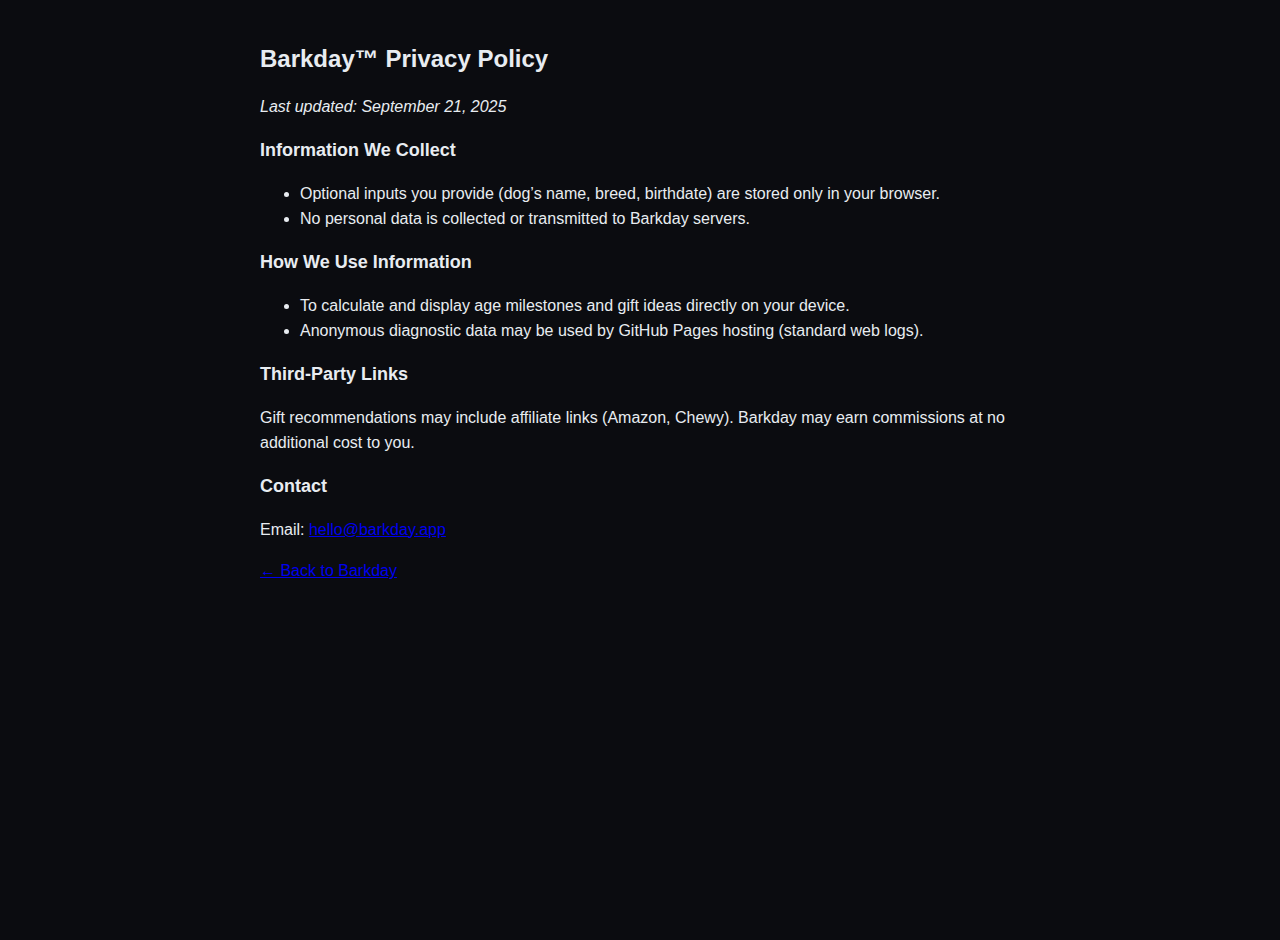
<file: privacy.html>
<!doctype html>
<html lang="en">
<head>
  <meta charset="utf-8">
  <meta name="viewport" content="width=device-width,initial-scale=1">
  <title>Barkday™ • Privacy Policy</title>
  <link rel="icon" href="favicon.ico">
  <link rel="stylesheet" href="style.css">
  <style>body{max-width:800px;margin:40px auto;padding:0 20px;line-height:1.6;font-family:sans-serif}</style>
</head>
<body>
  <h1>Barkday™ Privacy Policy</h1>
  <p><em>Last updated: September 21, 2025</em></p>

  <h2>Information We Collect</h2>
  <ul>
    <li>Optional inputs you provide (dog’s name, breed, birthdate) are stored only in your browser.</li>
    <li>No personal data is collected or transmitted to Barkday servers.</li>
  </ul>

  <h2>How We Use Information</h2>
  <ul>
    <li>To calculate and display age milestones and gift ideas directly on your device.</li>
    <li>Anonymous diagnostic data may be used by GitHub Pages hosting (standard web logs).</li>
  </ul>

  <h2>Third-Party Links</h2>
  <p>Gift recommendations may include affiliate links (Amazon, Chewy). Barkday may earn commissions at no additional cost to you.</p>

  <h2>Contact</h2>
  <p>Email: <a href="mailto:hello@barkday.app">hello@barkday.app</a></p>

  <p><a href="index.html">← Back to Barkday</a></p>
</body>
</html>
</file>
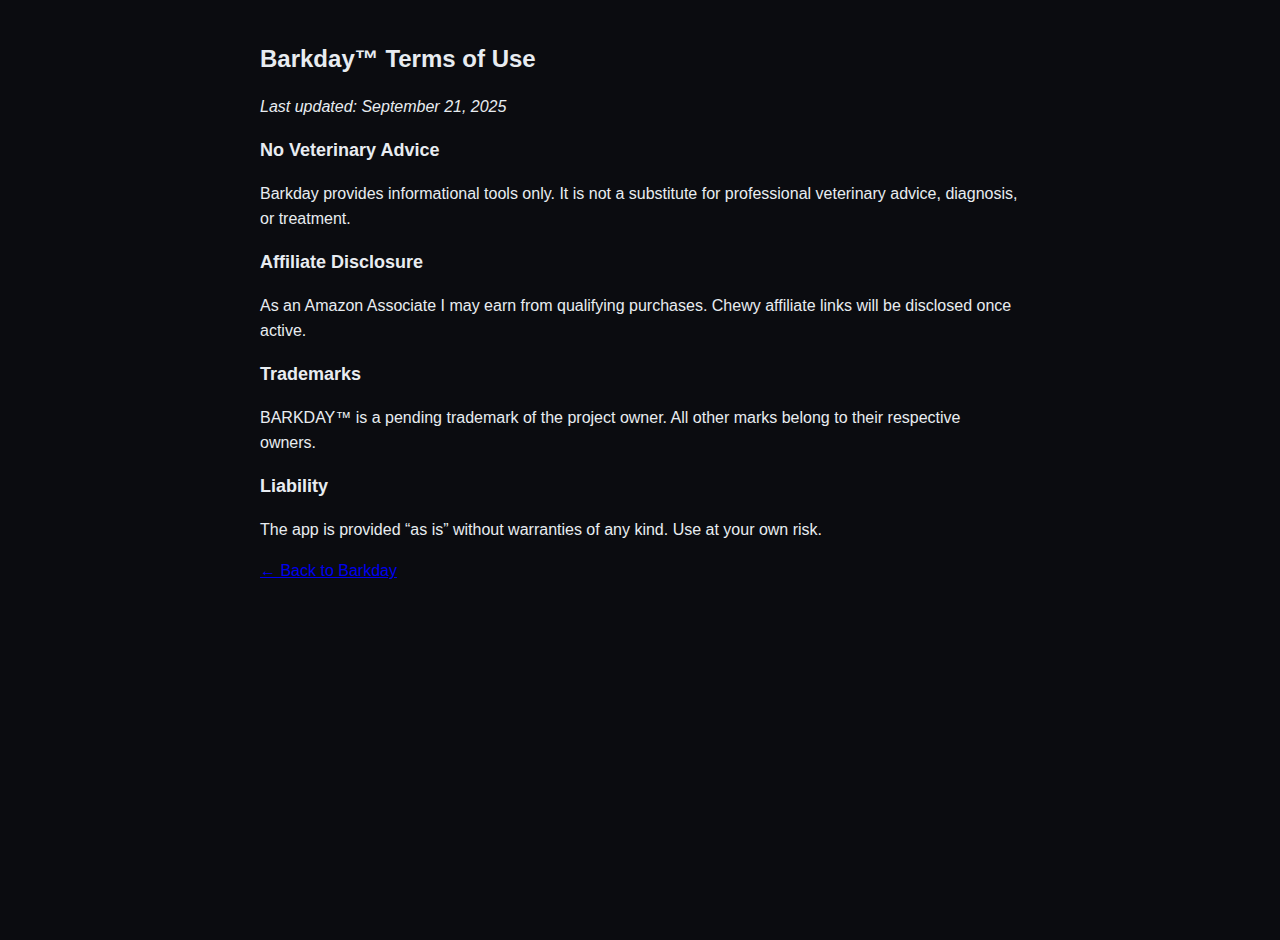
<file: terms.html>
<!doctype html>
<html lang="en">
<head>
  <meta charset="utf-8">
  <meta name="viewport" content="width=device-width,initial-scale=1">
  <title>Barkday™ • Terms of Use</title>
  <link rel="icon" href="favicon.ico">
  <link rel="stylesheet" href="style.css">
  <style>body{max-width:800px;margin:40px auto;padding:0 20px;line-height:1.6;font-family:sans-serif}</style>
</head>
<body>
  <h1>Barkday™ Terms of Use</h1>
  <p><em>Last updated: September 21, 2025</em></p>

  <h2>No Veterinary Advice</h2>
  <p>Barkday provides informational tools only. It is not a substitute for professional veterinary advice, diagnosis, or treatment.</p>

  <h2>Affiliate Disclosure</h2>
  <p>As an Amazon Associate I may earn from qualifying purchases. Chewy affiliate links will be disclosed once active.</p>

  <h2>Trademarks</h2>
  <p>BARKDAY™ is a pending trademark of the project owner. All other marks belong to their respective owners.</p>

  <h2>Liability</h2>
  <p>The app is provided “as is” without warranties of any kind. Use at your own risk.</p>

  <p><a href="index.html">← Back to Barkday</a></p>
</body>
</html>
</file>
<file: style.css>
:root{
  /* Button Bar tokens */
  --gap: .75rem;
  --btn-min-h: 48px;
  --pad: 12px;
  --radius: 12px;

  --btn-primary-bg: #1f6feb;
  --btn-primary-fg: #fff;
  --btn-secondary-bg: #f3f4f6;
  --btn-secondary-fg: #111827;
  --btn-disabled-bg: #e5e7eb;
  --btn-disabled-fg: #9ca3af;
  --bg:#0b0c10; --card:#13151a; --text:#e8ecf1; --muted:#9aa4af; --brand:#4aa3ff; --accent:#6ae3b2; --danger:#ff6b6b; --border:#232734;
  --shadow:0 6px 24px rgba(0,0,0,.35);
}
:root[data-theme="light"]{
  --bg:#f7f8fa; --card:#ffffff; --text:#0f172a; --muted:#475569; --brand:#2563eb; --accent:#059669; --danger:#b91c1c; --border:#e2e8f0;
  --shadow:0 6px 24px rgba(2,6,23,.08);
}

*{box-sizing:border-box}
html,body{height:100%}
body{margin:0;background:var(--bg);color:var(--text);font:16px/1.45 system-ui,-apple-system,Segoe UI,Roboto,Ubuntu,Cantarell,Noto Sans,"Helvetica Neue",Arial}
.wrap{max-width:1100px;margin:0 auto;padding:24px}

header{display:flex;gap:16px;align-items:center;justify-content:space-between;margin-bottom:8px}
.title{display:flex;gap:12px;align-items:center}
.logoImg{width:48px;height:auto;display:block;filter:drop-shadow(0 2px 4px rgba(0,0,0,.25))}
.toggle{appearance:none;border:1px solid var(--border);background:var(--card);color:var(--text);padding:8px 12px;border-radius:12px;cursor:pointer;box-shadow:var(--shadow)}

.card{background:var(--card);border:1px solid var(--border);border-radius:16px;padding:16px;box-shadow:var(--shadow)}
h1{font-size:24px;margin:0}
h2{font-size:18px;margin:0 0 8px}
label{font-weight:600;display:block;margin:14px 0 6px}
input[type="number"], select, input[type="date"], input[type="text"]{width:100%;padding:10px 12px;border-radius:12px;border:1px solid var(--border);background:var(--bg);color:var(--text)}
input[type="range"]{width:100%}
.row{display:flex;gap:12px;align-items:flex-start;flex-wrap:wrap}
.row > div{flex:1 1 240px;min-width:220px}
.muted{color:var(--muted);font-size:14px}
.divider{height:1px;background:var(--border);margin:12px -16px}

.kpi{display:grid;grid-template-columns:repeat(auto-fit,minmax(240px,1fr));gap:12px;margin-top:12px}
.pill{border:1px solid var(--border);background:linear-gradient(180deg,rgba(255,255,255,.02),rgba(0,0,0,.05));border-radius:14px;padding:10px 12px}
.pill h3{margin:0 0 6px;font-size:15px;color:var(--muted);font-weight:600}
.big{font-size:24px;font-weight:800}
.headline{font-size:26px;font-weight:900;line-height:1.15;margin:0 0 4px}
/* Limit the primary outline to KPI pills only */
.pill.primary{ outline:2px solid var(--brand); }
.btn{appearance:none;border:1px solid var(--border);background:var(--brand);color:white;padding:10px 14px;border-radius:12px;cursor:pointer}
.btn.secondary{background:transparent;color:var(--text)}

.cardlist{display:grid;grid-template-columns:repeat(auto-fit,minmax(220px,1fr));gap:12px}
.gift{border:1px solid var(--border);border-radius:12px;padding:12px}
.gift h4{margin:0 0 6px}
.link{background:none;border:0;color:var(--brand);cursor:pointer;text-decoration:underline;padding:0}
.hero{margin:4px 0 0 60px}

/* Adjust hero spacing on small screens */
@media (max-width:600px){
  .hero{ margin:8px 0 0 0 }
}

.warn{background:rgba(255,107,107,.1);border:1px solid var(--danger);color:var(--danger);padding:8px 10px;border-radius:10px;margin:8px 0}

/* Plan lanes */
.plan{margin-top:12px}
.lane{border:1px solid var(--border);border-radius:12px;padding:12px;margin:8px 0;background:linear-gradient(180deg,rgba(255,255,255,.02),rgba(0,0,0,.04))}
.lane h4{margin:0 0 6px;font-size:15px;color:var(--muted)}
.lane ul{margin:0;padding-left:18px}
.lane li{margin:4px 0}

/* Splash */
.splash{
  position:fixed; inset:0; display:grid; place-items:center;
  background:radial-gradient(1000px 500px at 20% 10%, rgba(255,255,255,.06), transparent),
             radial-gradient(1000px 500px at 80% 90%, rgba(255,255,255,.05), transparent),
             var(--bg);
  z-index:9999; transition:opacity .5s ease; opacity:1;
}
.splash.hide{ opacity:0; pointer-events:none }
.splash .logoWrap{ display:grid; place-items:center; border-radius:20px; filter:drop-shadow(0 6px 16px rgba(0,0,0,.45)); }

/* Support both class and id for the splash container */
#splash,
.splash {
  position: fixed;
  inset: 0;
  display: grid;
  place-items: center;
  /* keep your existing gradient/background via the class rule */
  padding: env(safe-area-inset-top) env(safe-area-inset-right)
           env(safe-area-inset-bottom) env(safe-area-inset-left);
  z-index: 9999;
}

#splash.hide,
.splash.hide {
  opacity: 0;
  pointer-events: none;
}

/* Constrain the logo robustly on all devices */
#splash .logoWrap img,
.splash .logoWrap img {
  width: auto;
  height: auto;
  max-width: clamp(160px, 60vw, 420px);
  max-height: 60vh;
  object-fit: contain;
  image-rendering: auto;
}

/* Make the logo a bit smaller on very short screens (e.g., landscape phones) */
@media (max-height: 540px) {
  #splash .logoWrap img,
  .splash .logoWrap img {
    max-width: clamp(140px, 50vw, 360px);
    max-height: 50vh;
  }
}

/* Respect reduced-motion preferences (optional) */
@media (prefers-reduced-motion: reduce) {
  #splash,
  .splash {
    transition: none !important;
  }
}
/* === Barkday Button Bar v1 === */
.btnbar-mount{ margin-top:12px }

.btn-bar{
  display:grid;
  grid-template-columns:repeat(auto-fit, minmax(180px, 1fr));
  gap:var(--gap);
  align-items:stretch;
}

.btn-bar button{
  appearance:none;               /* normalize UA styles */
  font-family:inherit;           /* avoid fallback jumps */
  font-size:16px;
  line-height:1.2;
  white-space:nowrap;            /* prevent wrap → height change */
  min-height:var(--btn-min-h);   /* now 48px from the token */
  padding-block:12px;            /* lock vertical padding */
  padding-inline:var(--pad);
  border-radius:var(--radius);
  border:1px solid var(--border);
  font-weight:600;
  cursor:pointer;
  box-shadow:var(--shadow);
  transition:transform .02s ease, opacity .15s ease;
}

.btn-bar button:active{ transform:translateY(1px) }

.btn-bar button.primary{
  background:var(--btn-primary-bg);
  color:var(--btn-primary-fg);
  border-color:#1c62d4;
}

.btn-bar button.secondary{
  background:var(--btn-secondary-bg);
  color:var(--btn-secondary-fg);
}

/* Disabled state for bar buttons only */
.btn-bar button:disabled{
  background:var(--btn-disabled-bg) !important;
  color:var(--btn-disabled-fg) !important;
  cursor:not-allowed;
  opacity:.85;
  box-shadow:none;
}

/* Stack vertically on phones */
@media (max-width:480px){
  .btn-bar{ grid-template-columns:1fr }
}

/* Optional: self-test panel styling */
.selftest{
  margin-top:1rem;
  padding:1rem;
  border:1px dashed #d1d5db;
  border-radius:10px;
  background:#fafafa;
}
.selftest h4{ margin:0 0 .5rem 0 }
.selftest .row{ display:flex; align-items:center; gap:.5rem; margin:.25rem 0 }
.selftest .ok{ color:#065f46; font-weight:700 }
.selftest .fail{ color:#991b1b; font-weight:700 }

/* Optional: Improve accessibility for any disabled button */
button[disabled], .btn[disabled]{
  cursor:not-allowed;
  opacity:.7;
}

/* Phones: stack, breathe, and avoid crowding */
@media (max-width: 600px){
  .wrap{ padding:16px }                    /* a bit less padding than 24px */
  header{ gap:12px; margin-bottom:4px }
  .logoImg{ width:40px }                   /* smaller header logo on phones */

  .row{ gap:10px }                         /* slightly tighter grid gaps */
  .row > div{ flex:1 1 100%; min-width:0 } /* force single-column inputs */
  .card{ padding:14px; border-radius:14px }
  .divider{ margin:10px -14px }

  .kpi{ gap:10px }                         /* KPI tiles pack nicer */
  .pill{ padding:10px }
  .headline{ font-size:24px }              /* a touch smaller to avoid wraps */

  .cardlist{ grid-template-columns:1fr }   /* gifts/cards one-per-row */
  .btnbar-mount{ margin-top:10px }
  .btn-bar{ grid-template-columns:1fr }    /* button bar single column */
  .btn-bar button{ min-height:48px }       /* comfy tap target */
}

@media (max-width: 360px){
  .wrap{ padding:12px }
  h1{ font-size:22px }
  h2{ font-size:17px }
  .big{ font-size:22px }
  .btn-bar button{ padding:10px }          /* prevent text wrapping on buttons */
}

/* Touch polish */
button, .btn, .btn-bar button, input, select {
  -webkit-tap-highlight-color: transparent;
}

/* Visible, consistent focus states (keyboard/switch users) */
:focus-visible{
  outline:2px solid var(--brand);
  outline-offset:2px;
  border-radius:8px;
}

@supports (padding: max(0px)) {
  body{
    padding-left:  max(0px, env(safe-area-inset-left));
    padding-right: max(0px, env(safe-area-inset-right));
  }
}

html, body{ overflow-x:hidden }
.card, .kpi, .cardlist{ min-width:0 }

/* Tablets: two-up cards look better than single column */
@media (min-width: 601px) and (max-width: 900px){
  .cardlist{ grid-template-columns:repeat(2, minmax(0,1fr)) }
}

/* Button Bar sizing lock */
.btnbar-mount .btn-bar button {
  font-size: 16px;          /* lock font metrics */
  line-height: 1.25;        /* prevent compressed text lines */
  padding: 12px 16px;       /* consistent height/feel */
  min-height: 44px;         /* accessible target */
  box-sizing: border-box;   /* avoid growth via borders */
}
/* ===== Barkday Results Modal ===== */
.bd-modal{position:fixed;inset:0;display:none;z-index:1000}
.bd-modal.is-open{display:block}
.bd-backdrop{position:absolute;inset:0;background:rgba(0,0,0,.45)}
.bd-dialog{
  position:relative;max-width:680px;margin:6vh auto;background:var(--card);
  color:var(--text);border-radius:16px;box-shadow:var(--shadow);
  padding:16px;outline:none
}
@media (max-width:720px){.bd-dialog{margin:4vh 16px}}
.bd-header{padding:8px 12px 4px}
.bd-header h2{margin:0;font-size:1.25rem;line-height:1.2}
.bd-body{padding:12px}
.bd-footer{display:flex;justify-content:flex-end;gap:8px;padding:8px 12px}
.bd-close{
  position:absolute;top:6px;right:8px;border:0;background:transparent;
  color:var(--muted);font-size:28px;line-height:1;cursor:pointer
}
.bd-close:hover{color:var(--text)}
.bd-action{
  background:var(--btn-primary-bg);color:var(--btn-primary-fg);
  border:1px solid #1c62d4;border-radius:10px;padding:10px 16px;font-weight:600;cursor:pointer
}
/* Lock page scroll when modal is open */
.body-lock{overflow:hidden}

/* ===== Barkday Toast (Round 2) ===== */
.bd-toast{
  position:fixed;
  left:50%;
  bottom:22px;
  transform:translateX(-50%);
  background:var(--card, #111827);
  color:var(--text, #e5e7eb);
  border:1px solid var(--border, #2a2f3a);
  border-radius:12px;
  padding:10px 14px;
  font-size:.95rem;
  box-shadow:var(--shadow, 0 10px 25px rgba(0,0,0,.35));
  display:none;
  z-index:1100;
}
.bd-toast.show{ display:block; animation:bd-toast-in .18s ease-out }
@keyframes bd-toast-in{ from{ opacity:0; transform:translateX(-50%) translateY(6px) } to{ opacity:1; transform:translateX(-50%) translateY(0) } }
.bd-toast .bd-x{
  margin-left:10px;
  border:0;
  background:transparent;
  color:inherit;
  font-size:1.1rem;
  cursor:pointer;
}

/* ===== Barkday Saved Results Drawer (Round 3) ===== */
.bd-drawer{position:fixed;inset:0;display:none;z-index:1000}
.bd-drawer.is-open{display:block}
.bd-drawer .bd-backdrop{position:absolute;inset:0;background:rgba(0,0,0,.45)}
.bd-panel{
  position:absolute;right:0;top:0;height:100%;width:min(520px,92vw);
  background:var(--card);color:var(--text);box-shadow:var(--shadow);
  border-left:1px solid var(--border,#2a2f3a);display:flex;flex-direction:column
}
.bd-panel header{display:flex;align-items:center;justify-content:space-between;padding:14px 16px;border-bottom:1px solid var(--border,#2a2f3a)}
.bd-panel header h3{margin:0;font-size:1.1rem}
.bd-panel .bd-body{padding:10px 14px;overflow:auto;flex:1}
.bd-panel .bd-footer{padding:10px 14px;border-top:1px solid var(--border,#2a2f3a);display:flex;gap:8px;justify-content:flex-end}
.bd-card{
  border:1px solid var(--border,#2a2f3a);border-radius:12px;padding:10px 12px;margin:8px 0
}
.bd-card h4{margin:0 0 4px 0;font-size:1rem}
.bd-card .muted{font-size:.9rem}
.bd-row{display:flex;gap:8px;flex-wrap:wrap;margin-top:8px}
.bd-row .btn{border:1px solid #3a67d3;background:var(--btn-primary-bg,#1d4ed8);color:var(--btn-primary-fg,#fff);border-radius:10px;padding:8px 12px;font-weight:600;cursor:pointer}
.bd-row .ghost{border:1px solid var(--border,#2a2f3a);background:transparent;color:var(--text);border-radius:10px;padding:8px 12px;cursor:pointer}
.bd-close-x{border:0;background:transparent;font-size:24px;cursor:pointer;color:var(--muted)}
.bd-close-x:hover{color:var(--text)}

/* Tell browsers how to render built-in controls */
:root[data-theme="light"] { color-scheme: light; }
:root[data-theme="dark"]  { color-scheme: dark;  }

/* Make the text box itself match your theme */
:root[data-theme="dark"] input[type="date"] {
  background:#0f1115;
  color:#e8eef6;
  border-color:#2a2f3a;
}
:root[data-theme="light"] input[type="date"] {
  background:#fff;
  color:#111;
  border-color:#ddd;
}

/* Chrome/Safari (WebKit): make the calendar icon visible in dark mode */
:root[data-theme="dark"] input[type="date"]::-webkit-calendar-picker-indicator {
  filter: invert(1) opacity(0.85);
}

/* Optional: tweak inner spin/clear buttons on WebKit */
:root[data-theme="dark"] input[type="date"]::-webkit-clear-button,
:root[data-theme="dark"] input[type="date"]::-webkit-inner-spin-button {
  filter: invert(1) opacity(0.85);
}
</file>
